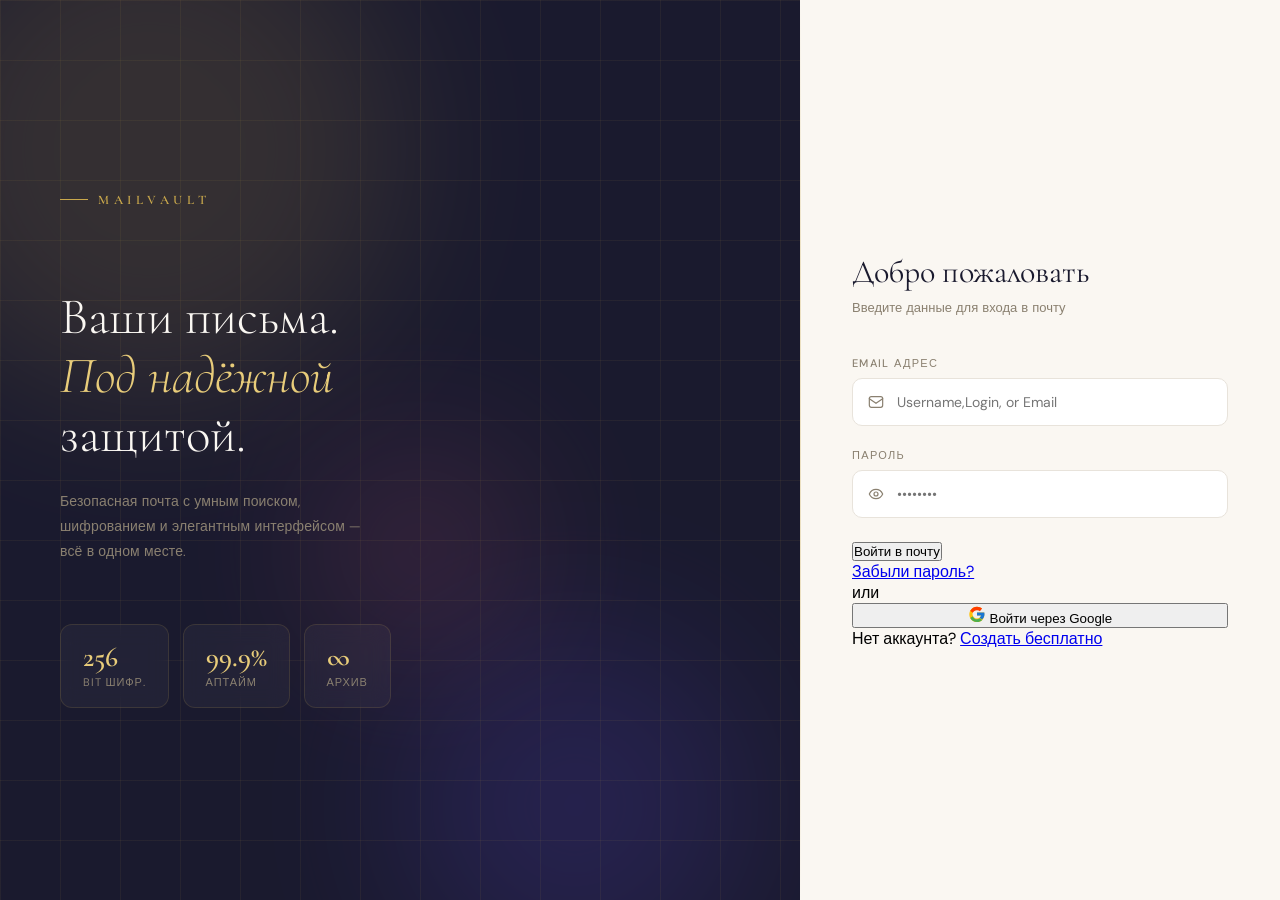
<file: index.html>
<!doctype html>
<html lang="ru">
  <head>
    <meta charset="UTF-8" />
    <meta name="viewport" content="width=device-width, initial-scale=1.0" />
    <title>Почта — Войти</title>
    <link
      href="https://fonts.googleapis.com/css2?family=Cormorant+Garamond:wght@300;400;600&family=DM+Sans:wght@300;400;500&display=swap"
      rel="stylesheet"
    />
    <link rel="stylesheet" href="static/style.css" />
  </head>
  <body>
    <!-- LEFT -->
    <div class="left-panel">
      <div class="bg-orb orb1"></div>
      <div class="bg-orb orb2"></div>
      <div class="bg-orb orb3"></div>
      <div class="grid-lines"></div>

      <div class="left-content">
        <div class="logo fade-up">MailVault</div>

        <h1 class="tagline fade-up">
          Ваши письма.<br />
          <em>Под надёжной</em><br />
          защитой.
        </h1>

        <p class="sub fade-up">
          Безопасная почта с умным поиском,<br />
          шифрованием и элегантным интерфейсом —<br />
          всё в одном месте.
        </p>

        <div class="floating-cards fade-up">
          <div class="stat-card">
            <div class="num">256</div>
            <div class="label">Bit шифр.</div>
          </div>
          <div class="stat-card">
            <div class="num">99.9%</div>
            <div class="label">Аптайм</div>
          </div>
          <div class="stat-card">
            <div class="num">∞</div>
            <div class="label">Архив</div>
          </div>
        </div>
      </div>
    </div>

    <!-- RIGHT -->
    <div class="right-panel">
      <form method="POST" action="/login">
        <div class="form-header fade-up">
          <h2>Добро пожаловать</h2>
          <p>Введите данные для входа в почту</p>
        </div>

        <div class="field fade-up">
          <label>Email адрес</label>
          <div class="input-wrap">
            <input
              type="email"
              name="username"
              autocomplete="email"
              placeholder="Username,Login, or Email"
            />
            <svg
              viewBox="0 0 24 24"
              fill="none"
              stroke-width="1.8"
              stroke-linecap="round"
              stroke-linejoin="round"
            >
              <rect x="2" y="4" width="20" height="16" rx="3" />
              <path d="m2 7 10 7 10-7" />
            </svg>
          </div>
        </div>

        <div class="field fade-up">
          <label>Пароль</label>
          <div class="input-wrap">
            <input
              type="password"
              name="password"
              placeholder="••••••••"
              id="pwdInput"
              autocomplete="current-password"
            />
            <svg
              id="eyeIcon"
              viewBox="0 0 24 24"
              fill="none"
              stroke-width="1.8"
              stroke-linecap="round"
              stroke-linejoin="round"
              style="cursor: pointer; pointer-events: all"
              onclick="togglePwd()"
            >
              <path d="M2 12s3-7 10-7 10 7 10 7-3 7-10 7-10-7-10-7Z" />
              <circle cx="12" cy="12" r="3" />
            </svg>
          </div>
        </div>

        <button type="submit" class="btn-login fade-up">
          <span>Войти в почту</span>
        </button>
        <div class="forgot fade-up"><a href="#">Забыли пароль?</a></div>
      </form>

      <div class="divider fade-up">или</div>

      <button class="btn-google fade-up">
        <svg width="18" height="18" viewBox="0 0 48 48">
          <path
            fill="#FFC107"
            d="M43.6 20H24v8h11.3C33.7 33.4 29.3 36 24 36c-6.6 0-12-5.4-12-12s5.4-12 12-12c3 0 5.7 1.1 7.8 2.9L37.4 9.4C34 6.4 29.3 4.5 24 4.5 12.7 4.5 3.5 13.7 3.5 25S12.7 45.5 24 45.5c10.5 0 19.5-7.6 19.5-20.5 0-1.4-.1-2.7-.4-4z"
          />
          <path
            fill="#FF3D00"
            d="M6.3 15.7l6.6 4.8C14.5 17 18.9 14 24 14c3 0 5.7 1.1 7.8 2.9L37.4 9.4C34 6.4 29.3 4.5 24 4.5c-7.7 0-14.4 4.4-18.1 10.7-.1.2-.1.4 0 .5z"
          />
          <path
            fill="#4CAF50"
            d="M24 45.5c5.2 0 9.9-1.8 13.4-4.8l-6.2-5.2C29.3 37.1 26.8 38 24 38c-5.2 0-9.6-3.5-11.3-8.3l-6.6 5.1C9.7 41.2 16.4 45.5 24 45.5z"
          />
          <path
            fill="#1976D2"
            d="M43.6 20H24v8h11.3c-.8 2.2-2.3 4-4.2 5.2l6.2 5.2C41.3 35.1 44 30.5 44 24.5c0-1.4-.1-2.7-.4-4z"
          />
        </svg>
        Войти через Google
      </button>

      <p class="signup fade-up">
        Нет аккаунта? <a href="#">Создать бесплатно</a>
      </p>
    </div>

    <script src="static/script.js"></script>
  </body>
</html>
</file>
<file: static/style.css>
*, *::before, *::after { box-sizing: border-box; margin: 0; padding: 0; }

:root {
  --ink: #1a1a2e;
  --gold: #c9a84c;
  --gold-light: #e8cc7a;
  --cream: #faf7f2;
  --mist: #e8e3db;
  --text-muted: #8a8070;
}

body {
  font-family: 'DM Sans', sans-serif;
  background: var(--ink);
  min-height: 100vh;
  display: flex;
  overflow: hidden;
}

.left-panel {
  flex: 1;
  position: relative;
  display: flex;
  flex-direction: column;
  justify-content: center;
  padding: 60px;
  overflow: hidden;
}

.bg-orb {
  position: absolute;
  border-radius: 50%;
  filter: blur(80px);
  opacity: 0.15;
  pointer-events: none;
}
.orb1 { width: 500px; height: 500px; background: var(--gold); top: -100px; left: -100px; animation: drift 12s ease-in-out infinite alternate; }
.orb2 { width: 350px; height: 350px; background: #6a4fff; bottom: -80px; right: 50px; animation: drift 16s ease-in-out infinite alternate-reverse; }
.orb3 { width: 200px; height: 200px; background: #ff6a9e; top: 50%; left: 40%; animation: drift 10s ease-in-out infinite alternate; }

@keyframes drift {
  from { transform: translate(0, 0) scale(1); }
  to   { transform: translate(30px, 20px) scale(1.08); }
}

.grid-lines {
  position: absolute; inset: 0;
  background-image:
    linear-gradient(rgba(201,168,76,0.07) 1px, transparent 1px),
    linear-gradient(90deg, rgba(201,168,76,0.07) 1px, transparent 1px);
  background-size: 60px 60px;
}

.left-content { position: relative; z-index: 2; }

.logo {
  font-family: 'Cormorant Garamond', serif;
  font-size: 13px;
  font-weight: 600;
  letter-spacing: 0.35em;
  text-transform: uppercase;
  color: var(--gold);
  margin-bottom: 80px;
  display: flex;
  align-items: center;
  gap: 10px;
}
.logo::before {
  content: '';
  display: inline-block;
  width: 28px; height: 1px;
  background: var(--gold);
}

.tagline {
  font-family: 'Cormorant Garamond', serif;
  font-size: clamp(38px, 4vw, 56px);
  font-weight: 300;
  color: var(--cream);
  line-height: 1.15;
  margin-bottom: 24px;
}
.tagline em {
  font-style: italic;
  color: var(--gold-light);
}

.sub {
  font-size: 14px;
  color: var(--text-muted);
  line-height: 1.8;
  max-width: 360px;
  font-weight: 300;
  letter-spacing: 0.01em;
}

.floating-cards {
  margin-top: 60px;
  display: flex;
  gap: 14px;
}
.stat-card {
  background: rgba(255,255,255,0.04);
  border: 1px solid rgba(201,168,76,0.15);
  border-radius: 12px;
  padding: 18px 22px;
  backdrop-filter: blur(10px);
}
.stat-card .num {
  font-family: 'Cormorant Garamond', serif;
  font-size: 28px;
  font-weight: 600;
  color: var(--gold-light);
  line-height: 1;
}
.stat-card .label {
  font-size: 11px;
  color: var(--text-muted);
  letter-spacing: 0.08em;
  text-transform: uppercase;
  margin-top: 4px;
}

.right-panel {
  width: 480px;
  background: var(--cream);
  display: flex;
  flex-direction: column;
  justify-content: center;
  padding: 60px 52px;
  position: relative;
}

.right-panel::before {
  content: '';
  position: absolute;
  top: 0; left: 0;
  width: 1px; height: 100%;
  background: linear-gradient(to bottom, transparent, var(--gold) 30%, var(--gold) 70%, transparent);
  opacity: 0.3;
}

.form-header { margin-bottom: 40px; }
.form-header h2 {
  font-family: 'Cormorant Garamond', serif;
  font-size: 32px;
  font-weight: 400;
  color: var(--ink);
  margin-bottom: 8px;
}
.form-header p {
  font-size: 13px;
  color: var(--text-muted);
  font-weight: 300;
}

.field { margin-bottom: 22px; }
.field label {
  display: block;
  font-size: 11px;
  font-weight: 500;
  letter-spacing: 0.12em;
  text-transform: uppercase;
  color: var(--text-muted);
  margin-bottom: 8px;
}
.input-wrap { position: relative; }
.input-wrap svg {
  position: absolute;
  left: 16px; top: 50%;
  transform: translateY(-50%);
  width: 16px; height: 16px;
  stroke: var(--text-muted);
  transition: stroke 0.2s;
  pointer-events: none;
}
.field input {
  width: 100%;
  padding: 14px 14px 14px 44px;
  background: #fff;
  border: 1.5px solid var(--mist);
  border-radius: 10px;
  font-family: 'DM Sans', sans-serif;
  font-size: 14px;
  color: var(--ink); }
</file>
